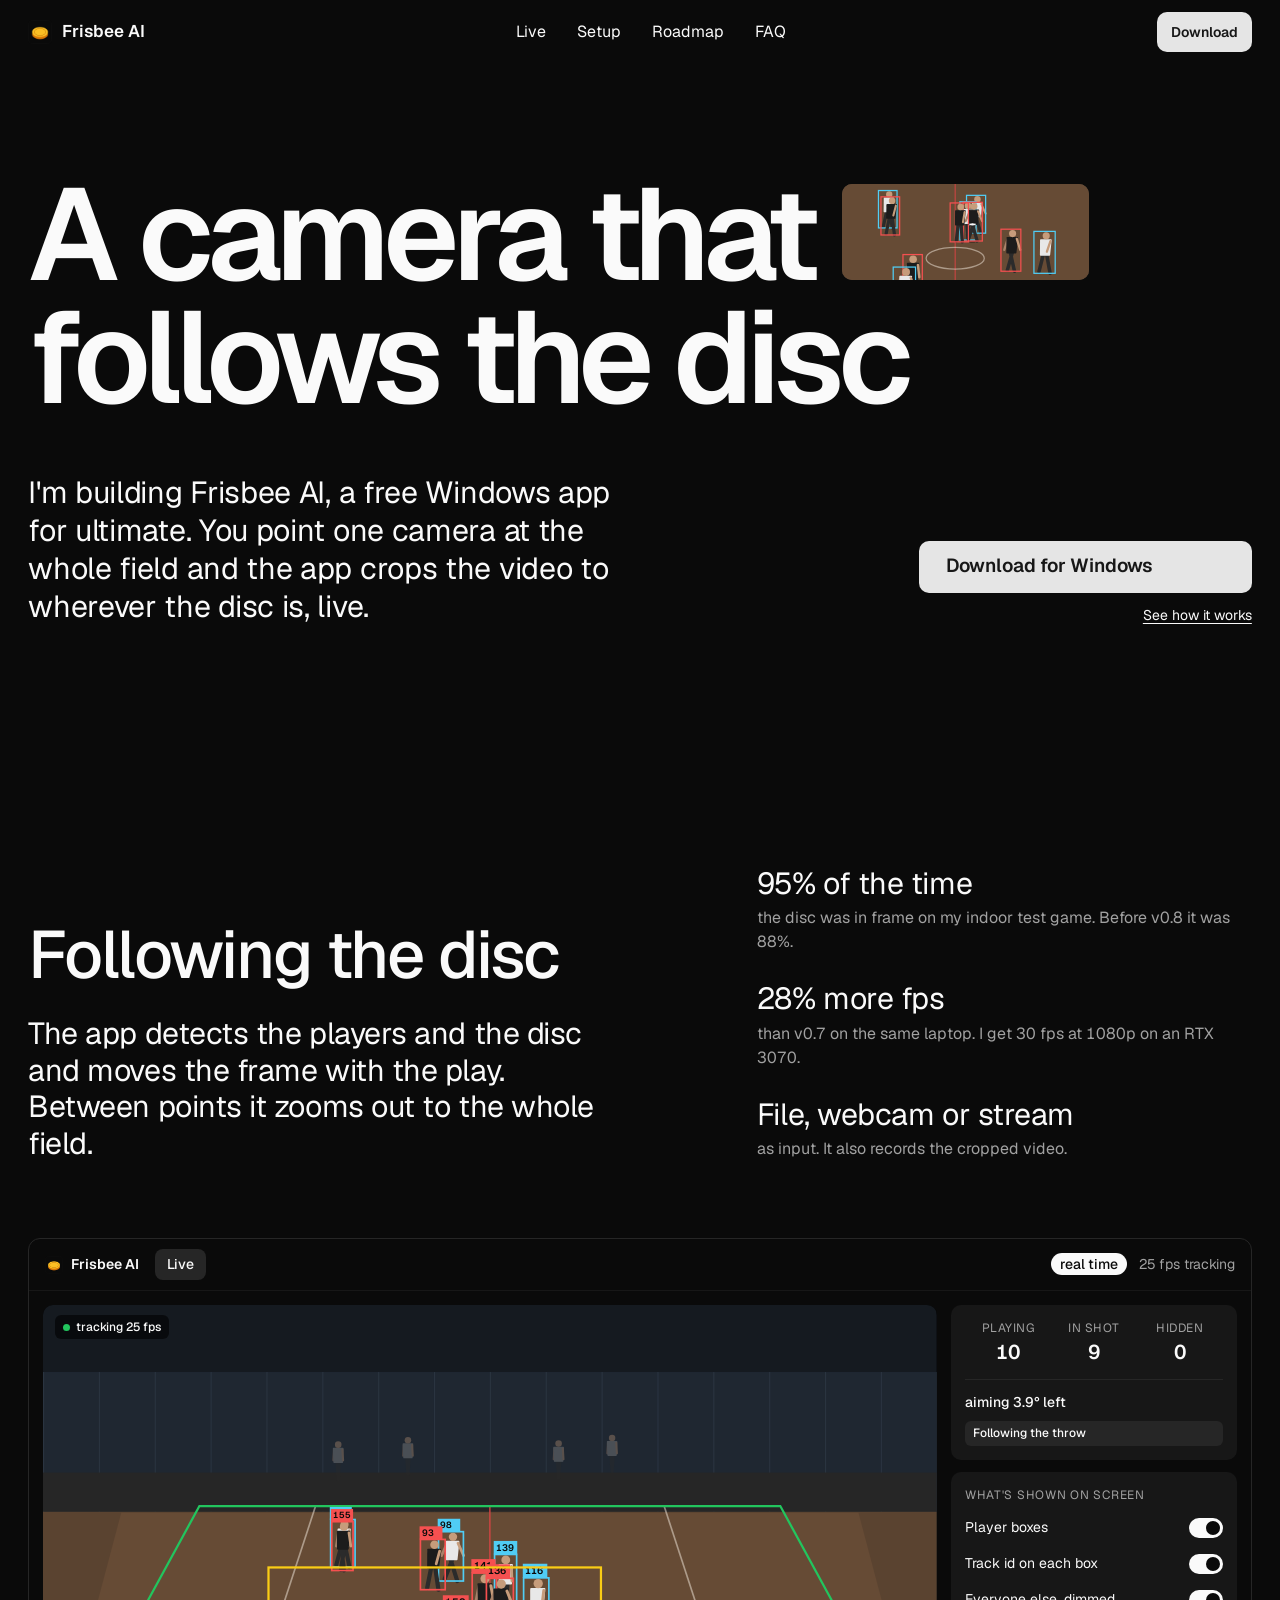
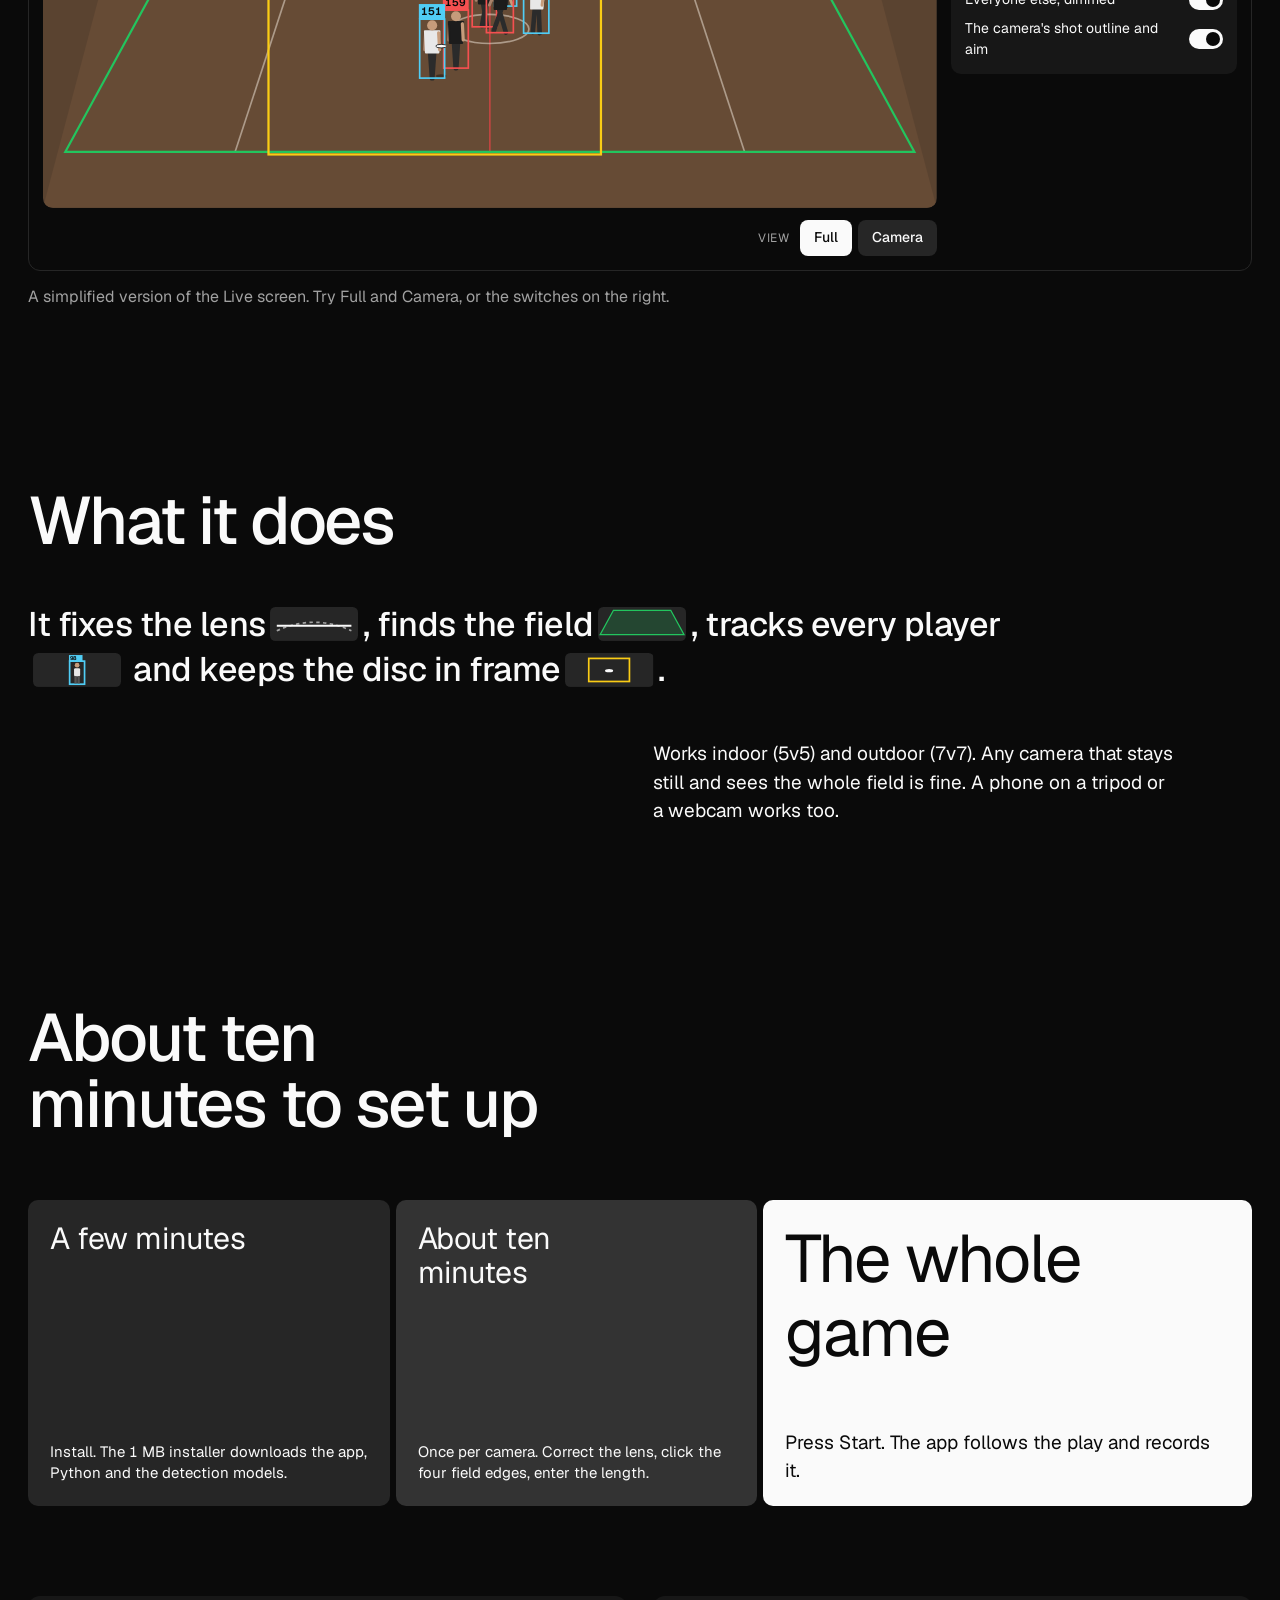
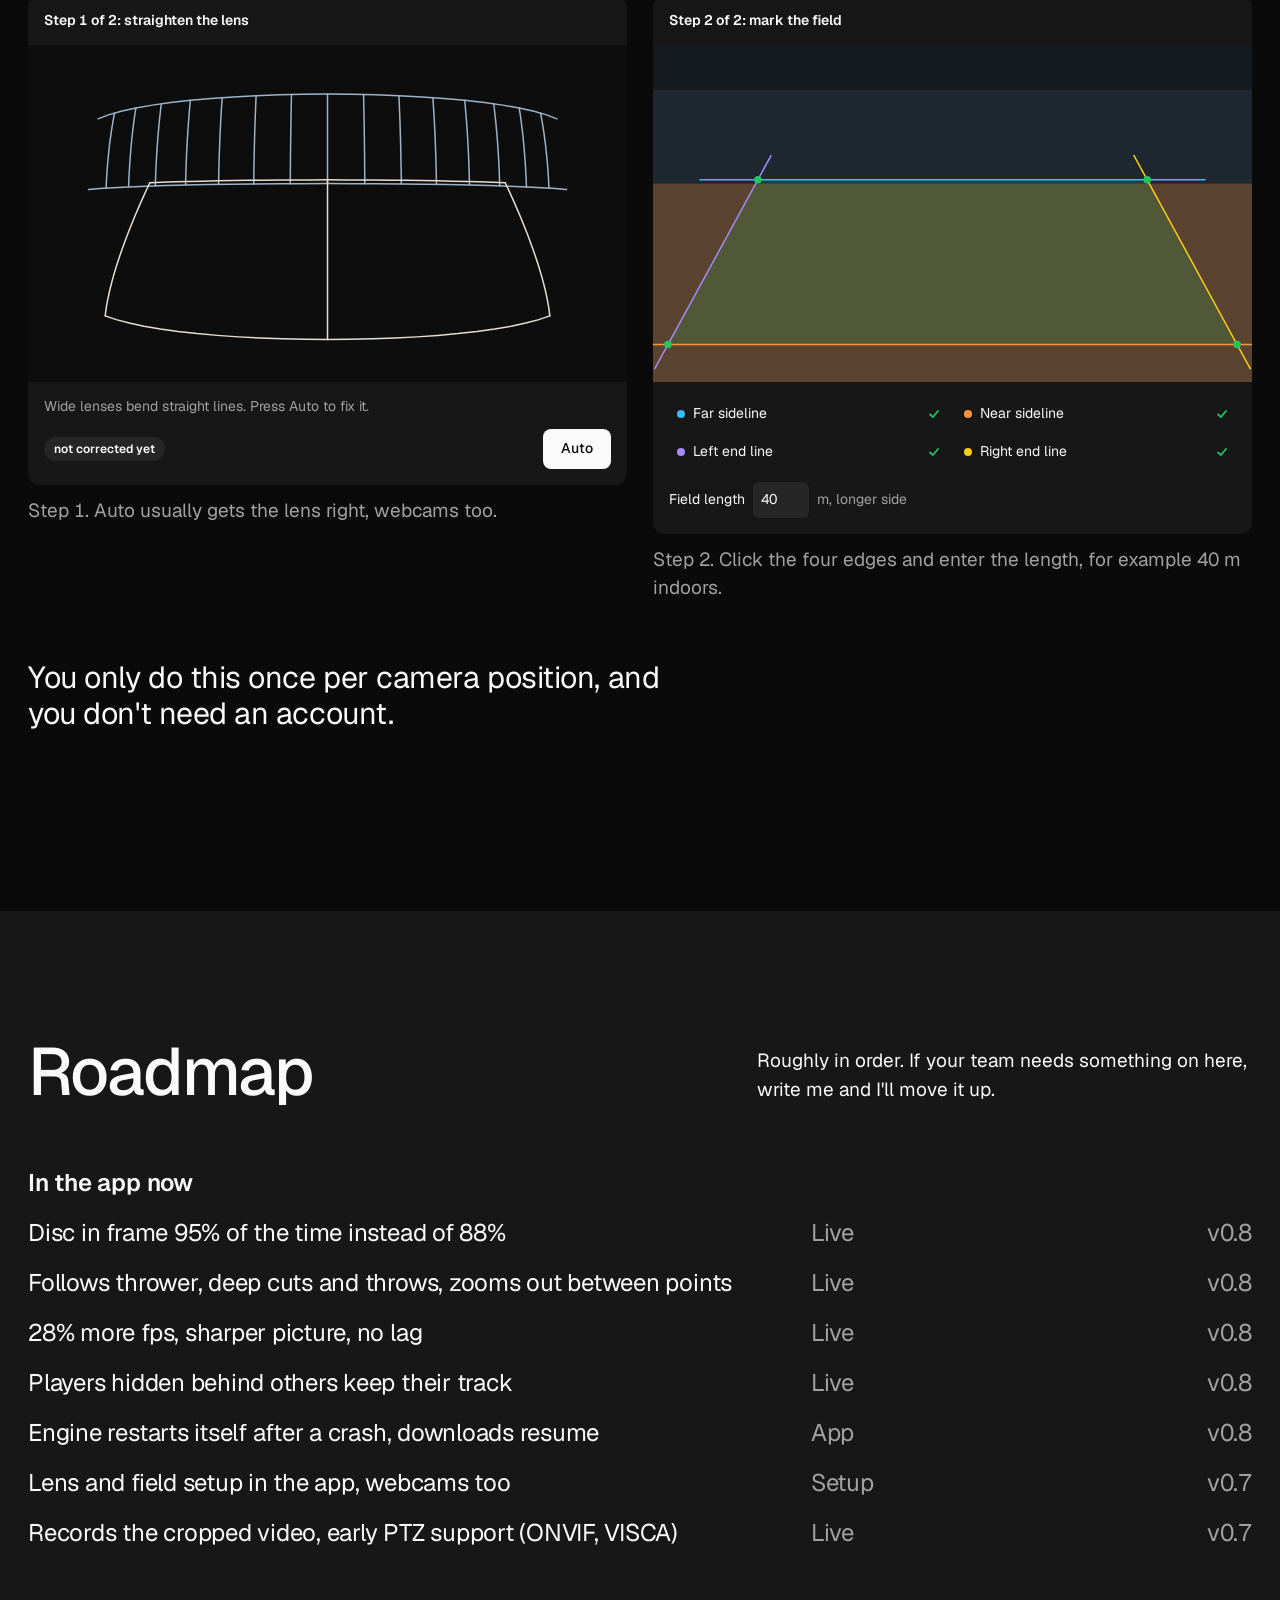
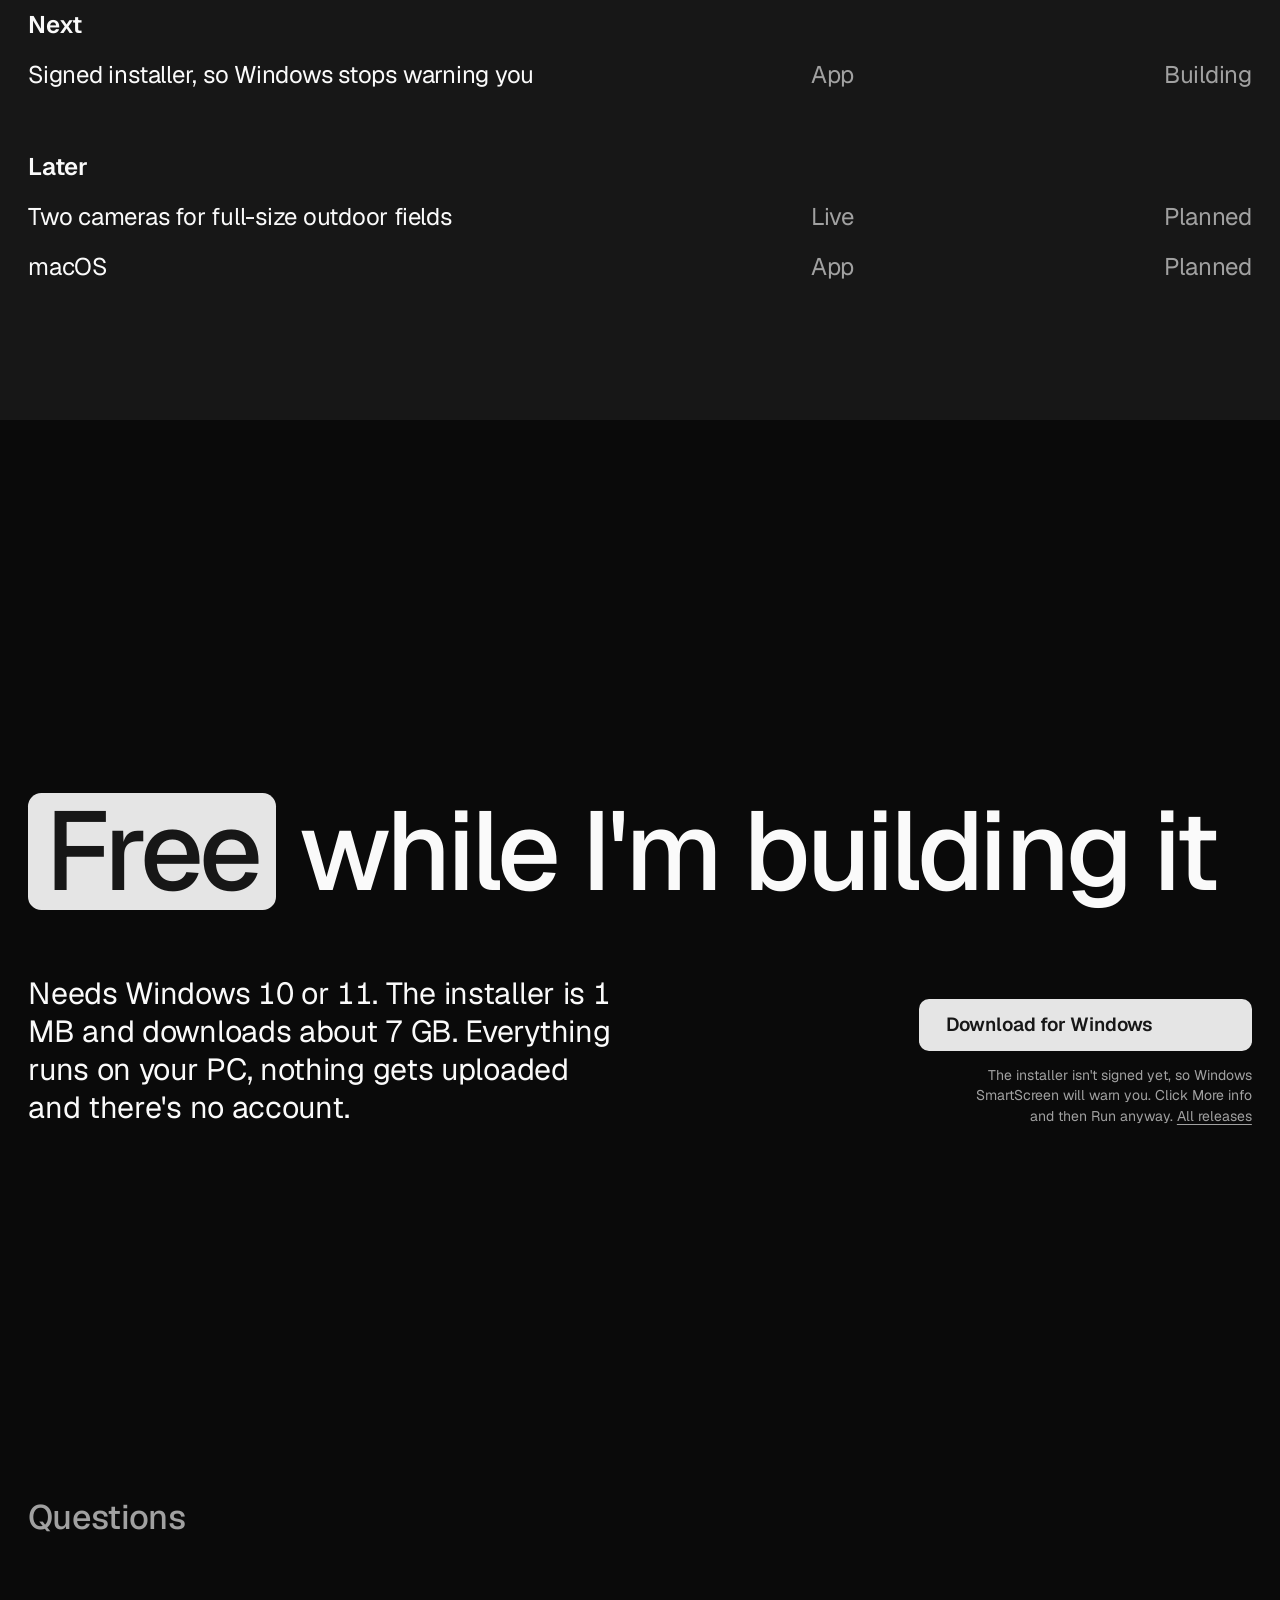
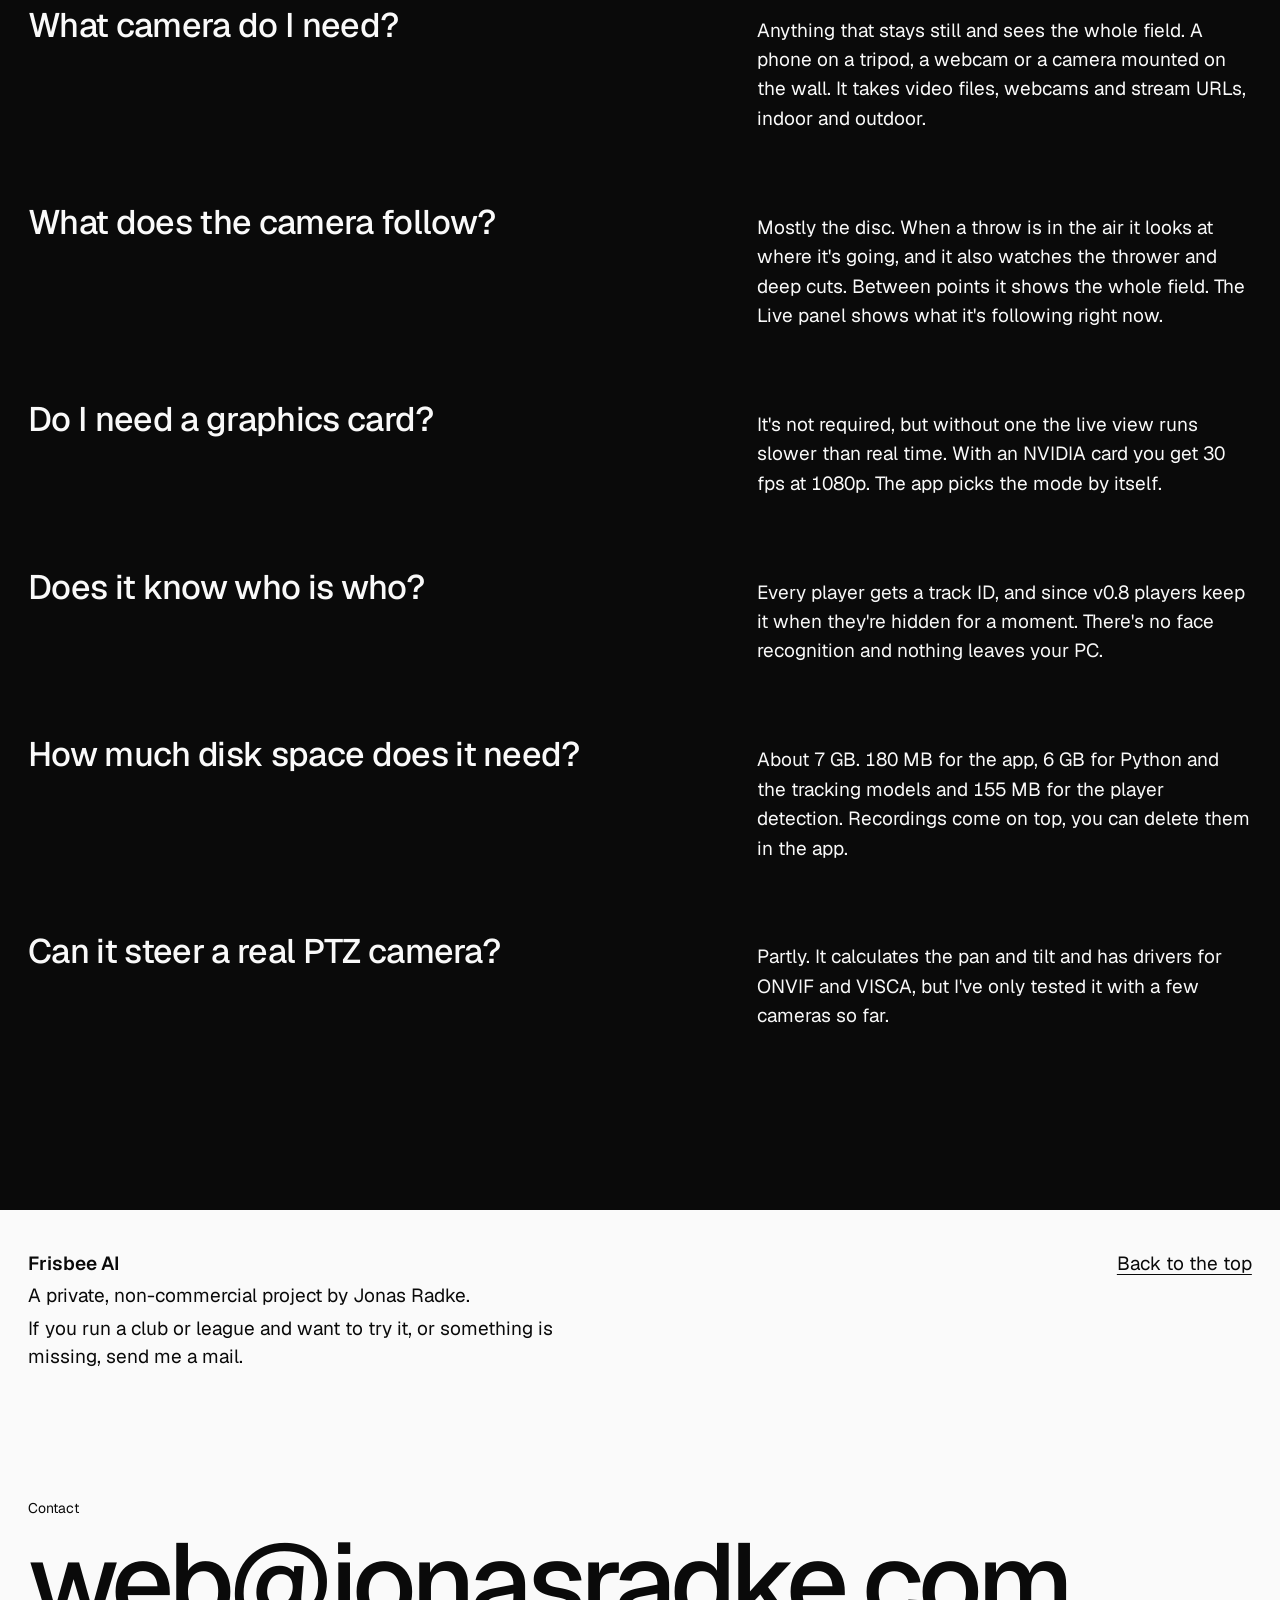
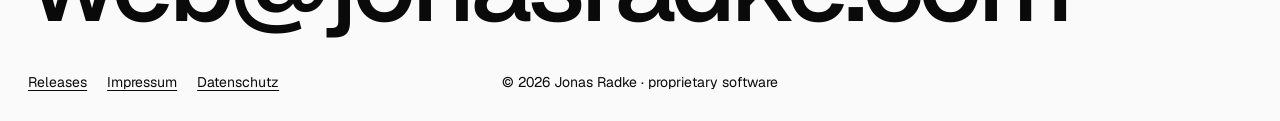
<file: index.html>
<!doctype html>
<html lang="en">
  <head>
    <meta charset="UTF-8" />
    <link rel="icon" type="image/png" href="./img/icon.png" />
    <meta name="viewport" content="width=device-width, initial-scale=1.0" />
    <meta name="theme-color" content="#0a0a0a" />

    <title>Frisbee AI · a camera that follows the disc</title>
    <meta name="description" content="A free Windows app for ultimate frisbee. Point one camera at the whole field and it crops the video to follow the disc, live." />

    <meta property="og:type" content="website" />
    <meta property="og:url" content="https://ai.jonasradke.com/" />
    <meta property="og:title" content="Frisbee AI · a camera that follows the disc" />
    <meta property="og:description" content="A free Windows app for ultimate. Point one camera at the field and it follows the disc, live." />
    <meta property="og:image" content="https://ai.jonasradke.com/img/og.jpg" />
    <meta property="og:image:width" content="1200" />
    <meta property="og:image:height" content="630" />
    <meta name="twitter:card" content="summary_large_image" />
    <meta name="twitter:title" content="Frisbee AI · a camera that follows the disc" />
    <meta name="twitter:description" content="A free Windows app for ultimate. Point one camera at the field and it follows the disc, live." />
    <meta name="twitter:image" content="https://ai.jonasradke.com/img/og.jpg" />

    <link rel="canonical" href="https://ai.jonasradke.com/" />
    <script type="application/ld+json">
    {
      "@context": "https://schema.org",
      "@type": "SoftwareApplication",
      "name": "Frisbee AI",
      "applicationCategory": "SportsApplication",
      "operatingSystem": "Windows 10, Windows 11",
      "description": "A free Windows app for ultimate frisbee. One fixed camera sees the whole field and the app crops the video to follow the disc, live, and records it.",
      "url": "https://ai.jonasradke.com/",
      "image": "https://ai.jonasradke.com/img/og.jpg",
      "offers": { "@type": "Offer", "price": "0", "priceCurrency": "EUR" },
      "author": { "@type": "Person", "name": "Jonas Radke" }
    }
    </script>
    <script type="module" crossorigin src="./assets/main-oSqy_6bV.js"></script>
    <link rel="modulepreload" crossorigin href="./assets/Nav-CpOoL3WA.js">
    <link rel="stylesheet" crossorigin href="./assets/Nav-ZUic1xP0.css">
  </head>
  <body>
    <div id="root"></div>
  </body>
</html>
</file>
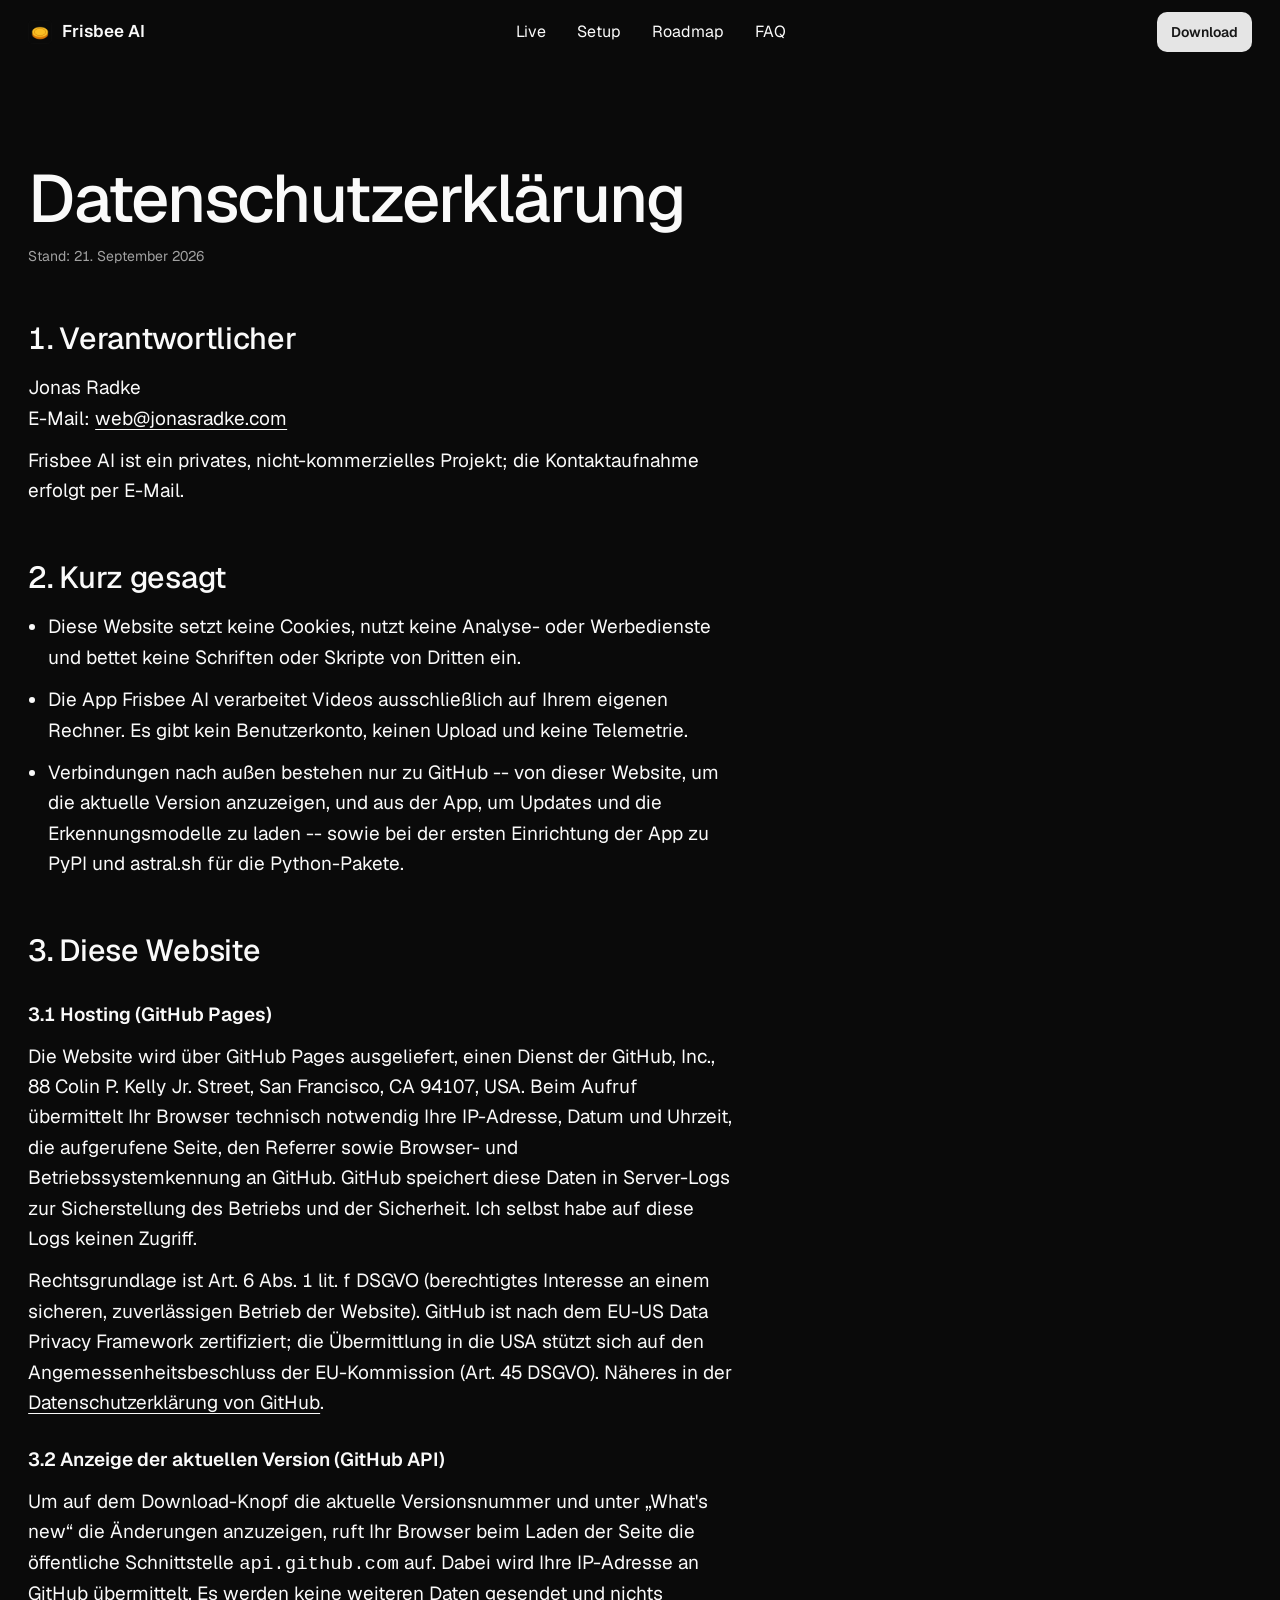
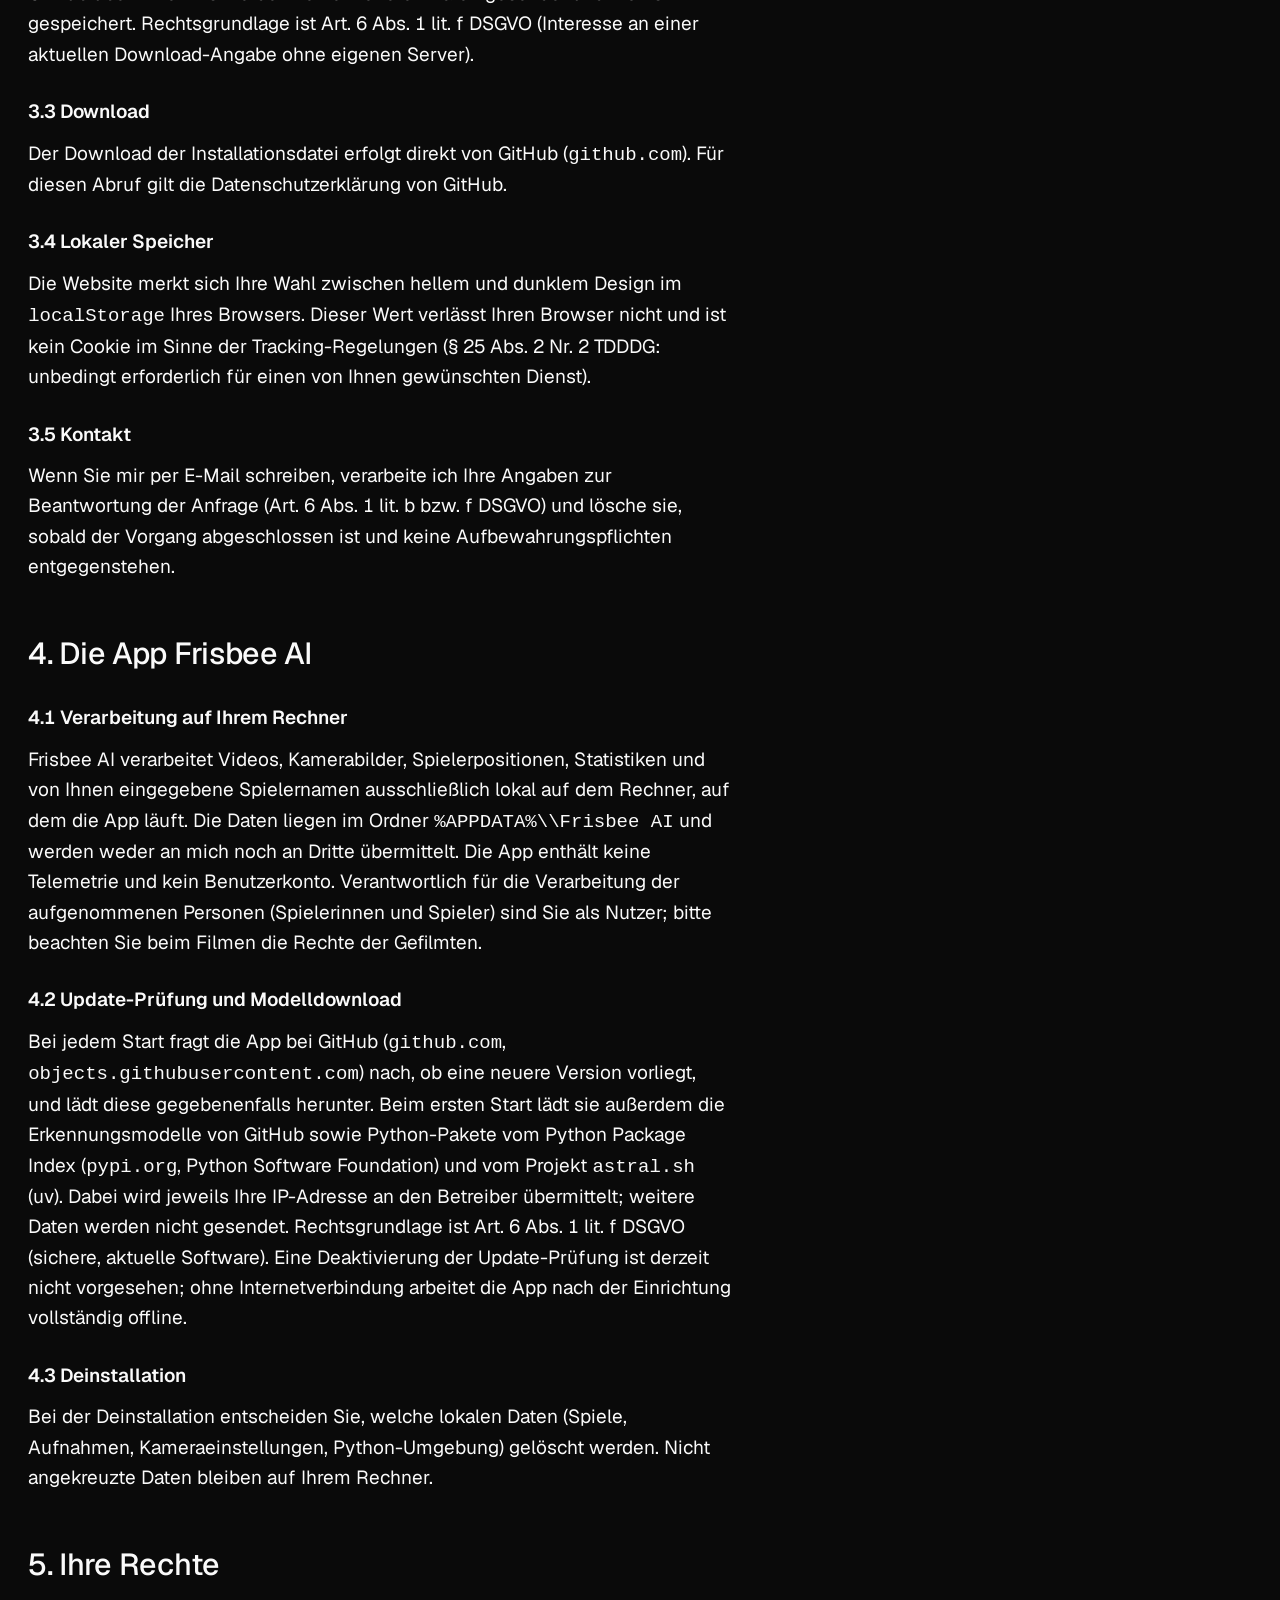
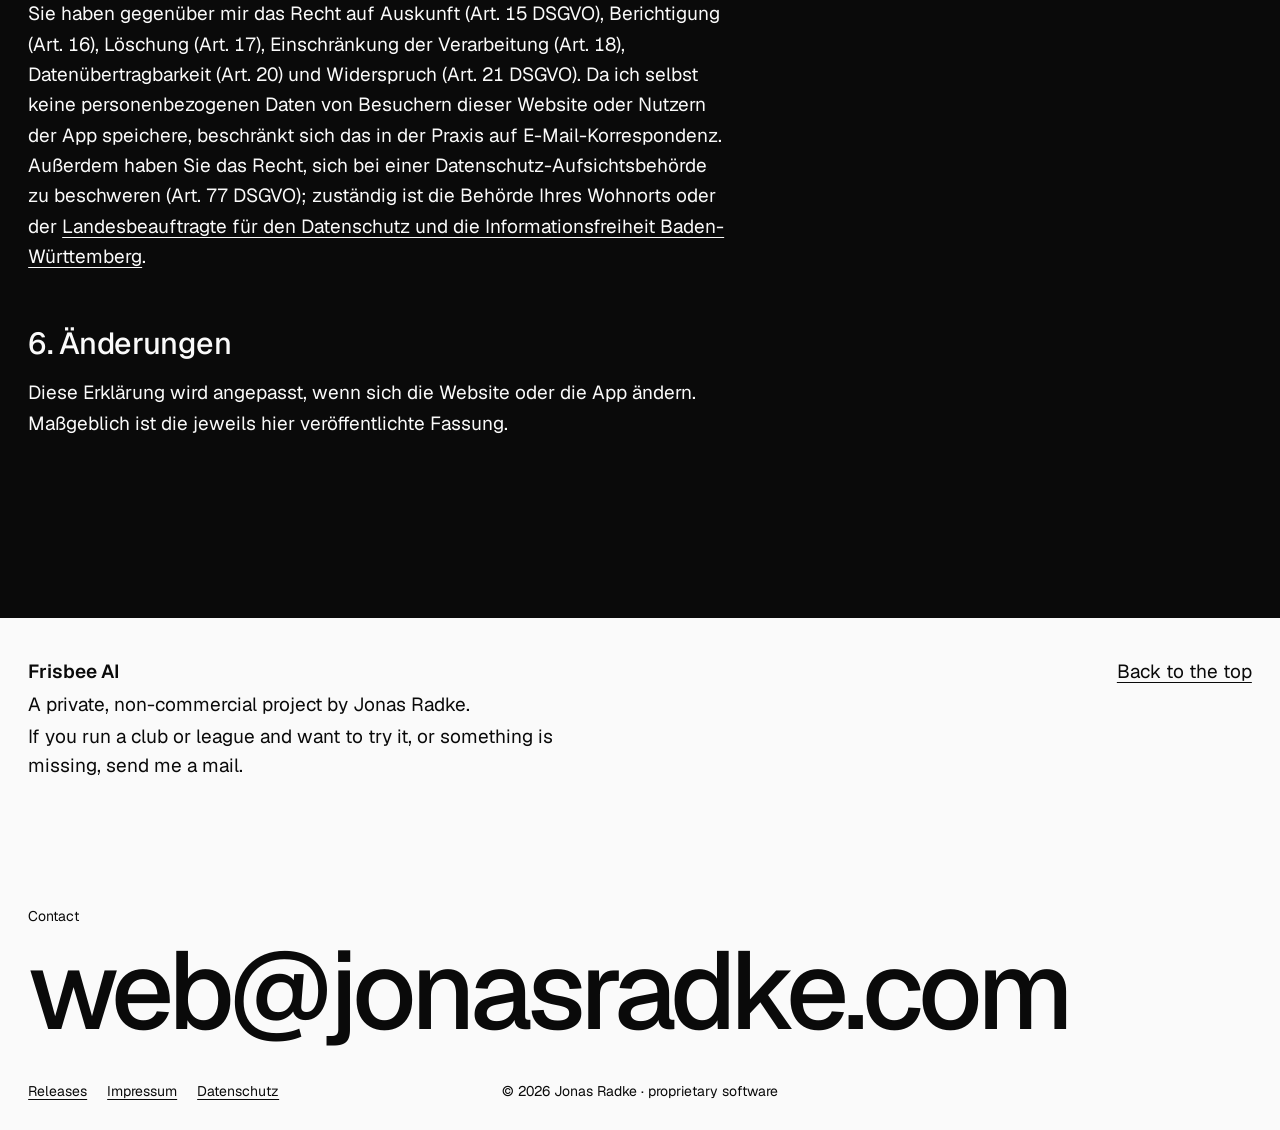
<file: datenschutz.html>
<!doctype html>
<html lang="de">
  <head>
    <meta charset="UTF-8" />
    <link rel="icon" type="image/png" href="./img/icon.png" />
    <meta name="viewport" content="width=device-width, initial-scale=1.0" />
    <meta name="theme-color" content="#0a0a0a" />
    <meta name="robots" content="noindex, follow" />
    <title>Datenschutzerklärung · Frisbee AI</title>
    <meta name="description" content="Welche Daten diese Website und die App Frisbee AI verarbeiten -- und welche nicht." />
    <link rel="canonical" href="https://ai.jonasradke.com/datenschutz.html" />
    <script type="module" crossorigin src="./assets/datenschutz-BbF89ftY.js"></script>
    <link rel="modulepreload" crossorigin href="./assets/Nav-CpOoL3WA.js">
    <link rel="modulepreload" crossorigin href="./assets/LegalPage-C_DMgLcT.js">
    <link rel="stylesheet" crossorigin href="./assets/Nav-ZUic1xP0.css">
  </head>
  <body>
    <div id="root"></div>
  </body>
</html>
</file>
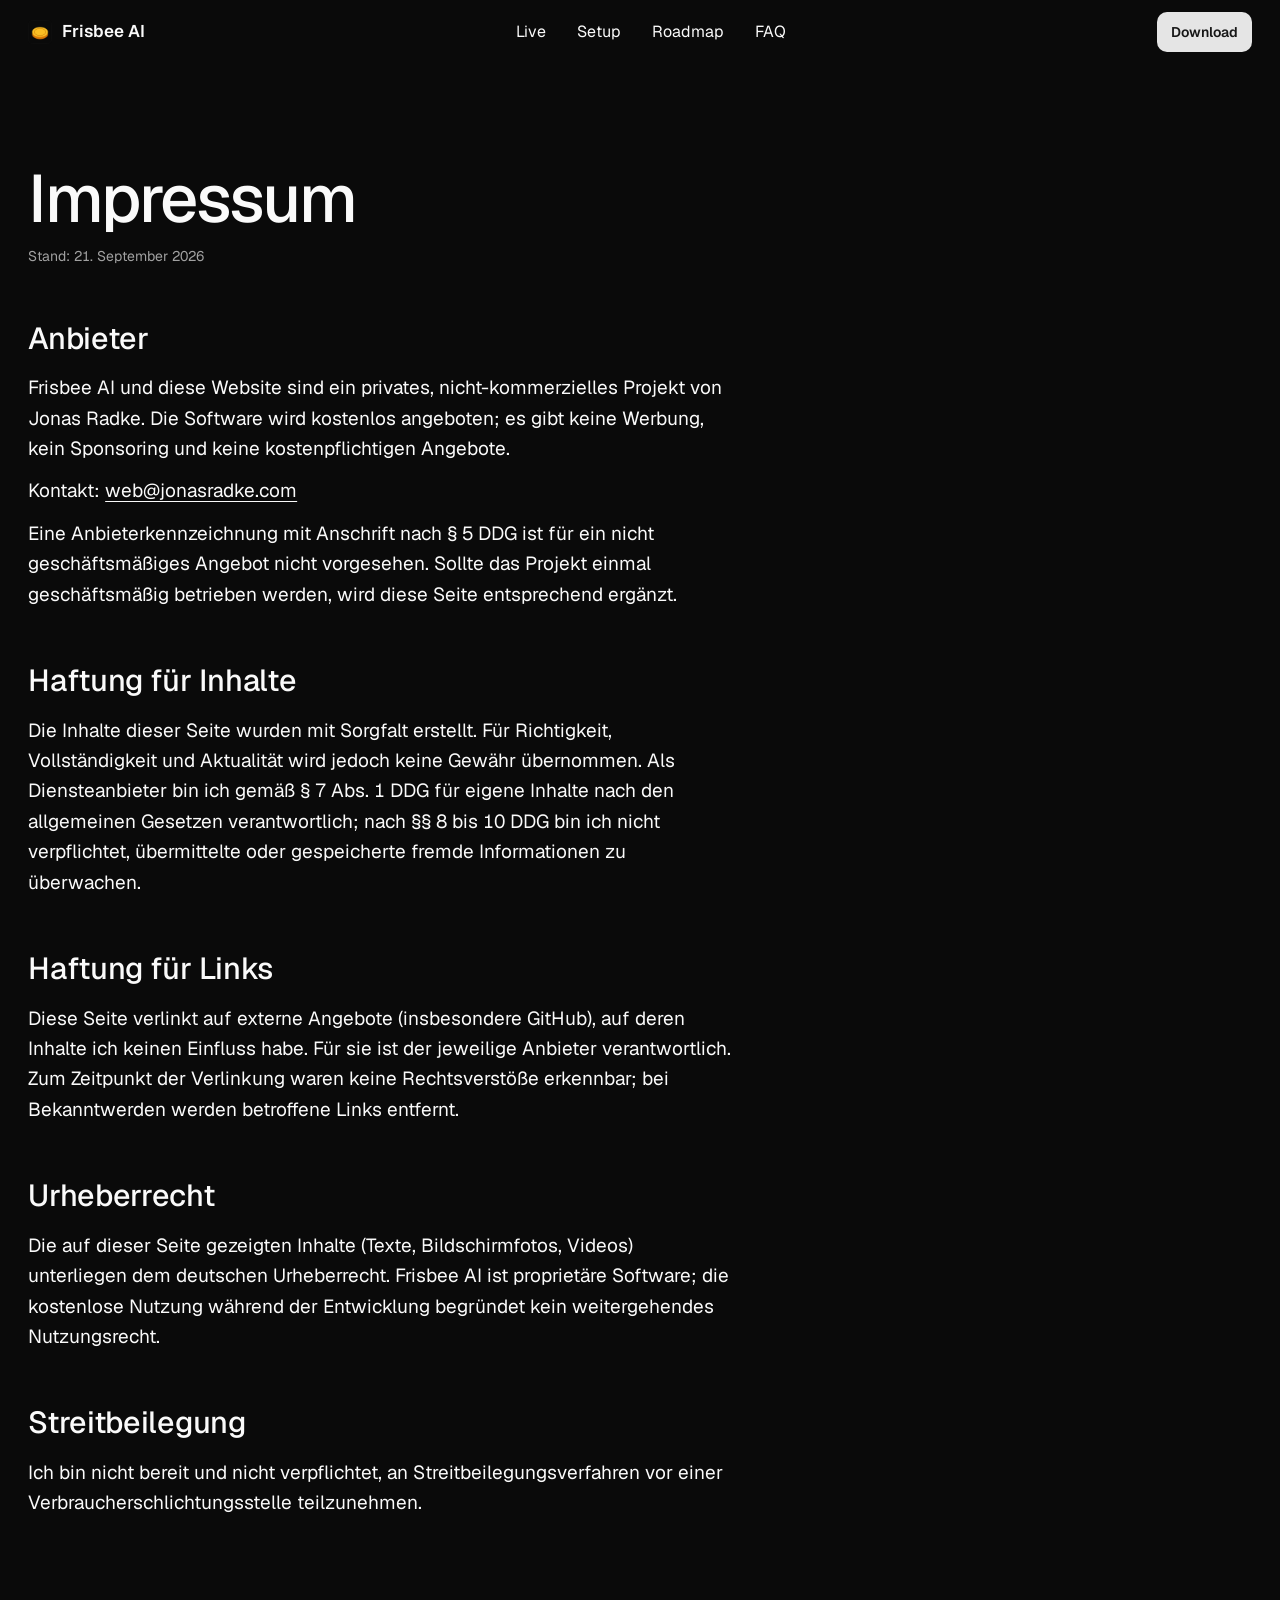
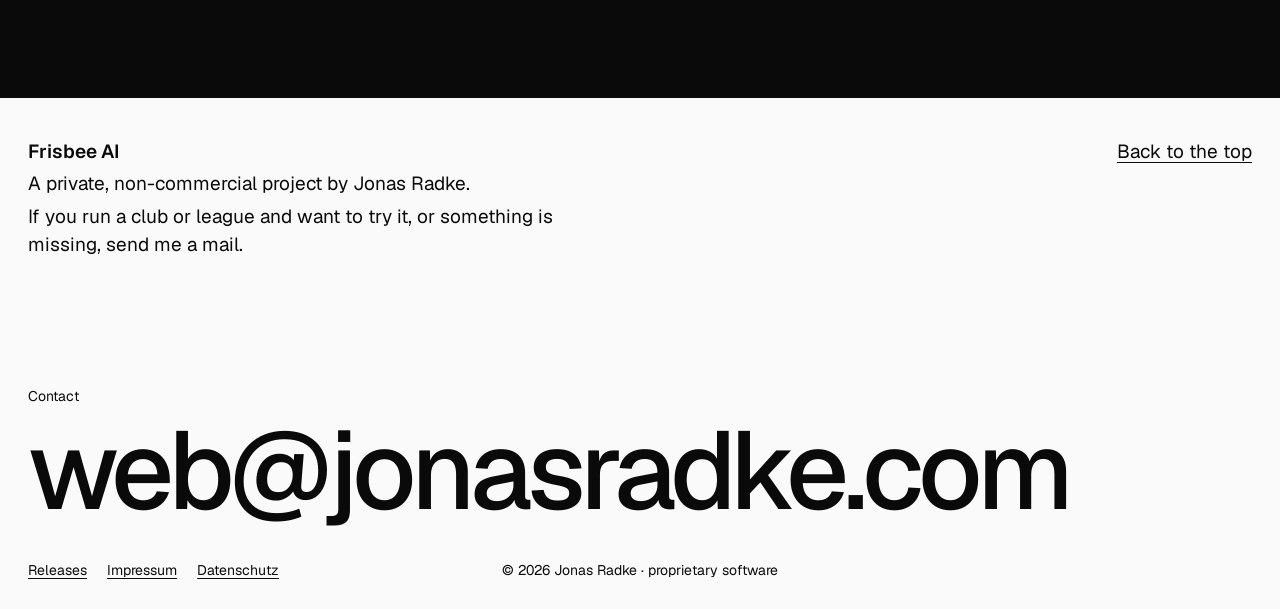
<file: impressum.html>
<!doctype html>
<html lang="de">
  <head>
    <meta charset="UTF-8" />
    <link rel="icon" type="image/png" href="./img/icon.png" />
    <meta name="viewport" content="width=device-width, initial-scale=1.0" />
    <meta name="theme-color" content="#0a0a0a" />
    <meta name="robots" content="noindex, follow" />
    <title>Impressum · Frisbee AI</title>
    <meta name="description" content="Wer hinter ai.jonasradke.com und der App Frisbee AI steht, und wie Sie Kontakt aufnehmen." />
    <link rel="canonical" href="https://ai.jonasradke.com/impressum.html" />
    <script type="module" crossorigin src="./assets/impressum-CXkpzUQe.js"></script>
    <link rel="modulepreload" crossorigin href="./assets/Nav-CpOoL3WA.js">
    <link rel="modulepreload" crossorigin href="./assets/LegalPage-C_DMgLcT.js">
    <link rel="stylesheet" crossorigin href="./assets/Nav-ZUic1xP0.css">
  </head>
  <body>
    <div id="root"></div>
  </body>
</html>
</file>
<file: assets/Nav-ZUic1xP0.css>
/*! tailwindcss v4.3.3 | MIT License | https://tailwindcss.com */
@layer properties{@supports (((-webkit-hyphens:none)) and (not (margin-trim:inline))) or ((-moz-orient:inline) and (not (color:rgb(from red r g b)))){*,:before,:after,::backdrop{--tw-rotate-x:initial;--tw-rotate-y:initial;--tw-rotate-z:initial;--tw-skew-x:initial;--tw-skew-y:initial;--tw-shadow:0 0 #0000;--tw-shadow-color:initial;--tw-shadow-alpha:100%;--tw-inset-shadow:0 0 #0000;--tw-inset-shadow-color:initial;--tw-inset-shadow-alpha:100%;--tw-ring-color:initial;--tw-ring-shadow:0 0 #0000;--tw-inset-ring-color:initial;--tw-inset-ring-shadow:0 0 #0000;--tw-ring-inset:initial;--tw-ring-offset-width:0px;--tw-ring-offset-color:#fff;--tw-ring-offset-shadow:0 0 #0000;--tw-outline-style:solid;--tw-ease:initial}}}@layer theme{:root,:host{--font-mono:ui-monospace, SFMono-Regular, Menlo, Monaco, Consolas, "Liberation Mono", "Courier New", monospace;--ease-out:cubic-bezier(0, 0, .2, 1);--default-font-family:var(--font);--default-mono-font-family:var(--font-mono)}}@layer base{*,:after,:before,::backdrop{box-sizing:border-box;border:0 solid;margin:0;padding:0}::file-selector-button{box-sizing:border-box;border:0 solid;margin:0;padding:0}html,:host{-webkit-text-size-adjust:100%;tab-size:4;line-height:1.5;font-family:var(--default-font-family,-apple-system, BlinkMacSystemFont, "Segoe UI", Roboto, "Helvetica Neue", "Noto Sans", Arial, sans-serif, "Apple Color Emoji", "Segoe UI Emoji", "Segoe UI Symbol", "Noto Color Emoji");font-feature-settings:var(--default-font-feature-settings,normal);font-variation-settings:var(--default-font-variation-settings,normal);-webkit-tap-highlight-color:transparent}hr{height:0;color:inherit;border-top-width:1px}abbr:where([title]){-webkit-text-decoration:underline dotted;text-decoration:underline dotted}h1,h2,h3,h4,h5,h6{font-size:inherit;font-weight:inherit}a{color:inherit;-webkit-text-decoration:inherit;-webkit-text-decoration:inherit;-webkit-text-decoration:inherit;-webkit-text-decoration:inherit;text-decoration:inherit}b,strong{font-weight:bolder}code,kbd,samp,pre{font-family:var(--default-mono-font-family,ui-monospace, SFMono-Regular, Menlo, Monaco, Consolas, "Liberation Mono", "Courier New", monospace);font-feature-settings:var(--default-mono-font-feature-settings,normal);font-variation-settings:var(--default-mono-font-variation-settings,normal);font-size:1em}small{font-size:80%}sub,sup{vertical-align:baseline;font-size:75%;line-height:0;position:relative}sub{bottom:-.25em}sup{top:-.5em}table{text-indent:0;border-color:inherit;border-collapse:collapse}:-moz-focusring:where(:not(iframe)){outline:auto}progress{vertical-align:baseline}summary{display:list-item}ol,ul,menu{list-style:none}img,svg,video,canvas,audio,iframe,embed,object{vertical-align:middle;display:block}img,video{max-width:100%;height:auto}button,input,select,optgroup,textarea{font:inherit;font-feature-settings:inherit;font-variation-settings:inherit;letter-spacing:inherit;color:inherit;opacity:1;background-color:#0000;border-radius:0}::file-selector-button{font:inherit;font-feature-settings:inherit;font-variation-settings:inherit;letter-spacing:inherit;color:inherit;opacity:1;background-color:#0000;border-radius:0}:where(select:is([multiple],[size])) optgroup{font-weight:bolder}:where(select:is([multiple],[size])) optgroup option{padding-inline-start:20px}::file-selector-button{margin-inline-end:4px}::placeholder{opacity:1}@supports (not ((-webkit-appearance:-apple-pay-button))) or (contain-intrinsic-size:1px){::placeholder{color:currentColor}@supports (color:color-mix(in lab, red, red)){::placeholder{color:color-mix(in oklab, currentcolor 50%, transparent)}}}textarea{resize:vertical}::-webkit-search-decoration{-webkit-appearance:none}::-webkit-date-and-time-value{min-height:1lh;text-align:inherit}::-webkit-datetime-edit{display:inline-flex}::-webkit-datetime-edit-fields-wrapper{padding:0}::-webkit-datetime-edit{padding-block:0}::-webkit-datetime-edit-year-field{padding-block:0}::-webkit-datetime-edit-month-field{padding-block:0}::-webkit-datetime-edit-day-field{padding-block:0}::-webkit-datetime-edit-hour-field{padding-block:0}::-webkit-datetime-edit-minute-field{padding-block:0}::-webkit-datetime-edit-second-field{padding-block:0}::-webkit-datetime-edit-millisecond-field{padding-block:0}::-webkit-datetime-edit-meridiem-field{padding-block:0}::-webkit-calendar-picker-indicator{line-height:1}:-moz-ui-invalid{box-shadow:none}button,input:where([type=button],[type=reset],[type=submit]){appearance:button}::file-selector-button{appearance:button}::-webkit-inner-spin-button{height:auto}::-webkit-outer-spin-button{height:auto}[hidden]:where(:not([hidden=until-found])){display:none!important}html{background:var(--bg);color:var(--ink);font-family:var(--font);-webkit-text-size-adjust:100%;scroll-padding-top:4.5rem;font-size:100%}body{background:var(--bg);color:var(--ink);font-size:var(--step-body);font-feature-settings:"kern", "tnum";line-height:1.5}::selection{background:var(--ink);color:var(--bg)}:focus-visible{outline:3px solid var(--ink);outline-offset:3px}a{color:inherit}}@layer components;@layer utilities{.visible{visibility:visible}.sr-only{clip-path:inset(50%);white-space:nowrap;border-width:0;width:1px;height:1px;margin:-1px;padding:0;position:absolute;overflow:hidden}.fixed{position:fixed}.sticky{position:sticky}.grid{display:grid}.hidden{display:none}.transform{transform:var(--tw-rotate-x,) var(--tw-rotate-y,) var(--tw-rotate-z,) var(--tw-skew-x,) var(--tw-skew-y,)}.resize{resize:both}.shadow{--tw-shadow:0 1px 3px 0 var(--tw-shadow-color,#0000001a), 0 1px 2px -1px var(--tw-shadow-color,#0000001a);box-shadow:var(--tw-inset-shadow), var(--tw-inset-ring-shadow), var(--tw-ring-offset-shadow), var(--tw-ring-shadow), var(--tw-shadow)}.ring{--tw-ring-shadow:var(--tw-ring-inset,) 0 0 0 calc(1px + var(--tw-ring-offset-width)) var(--tw-ring-color,currentcolor);box-shadow:var(--tw-inset-shadow), var(--tw-inset-ring-shadow), var(--tw-ring-offset-shadow), var(--tw-ring-shadow), var(--tw-shadow)}.outline{outline-style:var(--tw-outline-style);outline-width:1px}.ease-out{--tw-ease:var(--ease-out);transition-timing-function:var(--ease-out)}}@font-face{font-family:Geist Variable;font-style:normal;font-display:swap;font-weight:100 900;src:url(./geist-cyrillic-ext-wght-normal-DjL33-gN.woff2)format("woff2-variations");unicode-range:U+460-52F,U+1C80-1C8A,U+20B4,U+2DE0-2DFF,U+A640-A69F,U+FE2E-FE2F}@font-face{font-family:Geist Variable;font-style:normal;font-display:swap;font-weight:100 900;src:url(./geist-cyrillic-wght-normal-BEAKL7Jp.woff2)format("woff2-variations");unicode-range:U+301,U+400-45F,U+490-491,U+4B0-4B1,U+2116}@font-face{font-family:Geist Variable;font-style:normal;font-display:swap;font-weight:100 900;src:url(./geist-vietnamese-wght-normal-6IgcOCM7.woff2)format("woff2-variations");unicode-range:U+102-103,U+110-111,U+128-129,U+168-169,U+1A0-1A1,U+1AF-1B0,U+300-301,U+303-304,U+308-309,U+323,U+329,U+1EA0-1EF9,U+20AB}@font-face{font-family:Geist Variable;font-style:normal;font-display:swap;font-weight:100 900;src:url(./geist-latin-ext-wght-normal-DC-KSUi6.woff2)format("woff2-variations");unicode-range:U+100-2BA,U+2BD-2C5,U+2C7-2CC,U+2CE-2D7,U+2DD-2FF,U+304,U+308,U+329,U+1D00-1DBF,U+1E00-1E9F,U+1EF2-1EFF,U+2020,U+20A0-20AB,U+20AD-20C0,U+2113,U+2C60-2C7F,U+A720-A7FF}@font-face{font-family:Geist Variable;font-style:normal;font-display:swap;font-weight:100 900;src:url(./geist-latin-wght-normal-BgDaEnEv.woff2)format("woff2-variations");unicode-range:U+??,U+131,U+152-153,U+2BB-2BC,U+2C6,U+2DA,U+2DC,U+304,U+308,U+329,U+2000-206F,U+20AC,U+2122,U+2191,U+2193,U+2212,U+2215,U+FEFF,U+FFFD}:root{--bg:#0a0a0a;--surface:#171717;--surface-2:#262626;--surface-3:#333;--ink:#fafafa;--muted:#a1a1a1;--accent:#e5e5e5;--accent-ink:#171717;--font:"Geist Variable", -apple-system, BlinkMacSystemFont, "Segoe UI", system-ui, sans-serif;--step-small:.875rem;--step-body:clamp(1.0625rem, 1rem + .25vw, 1.1875rem);--step-lead:clamp(1.375rem, 1.1rem + 1vw, 2.125rem);--step-head:clamp(2.25rem, 1.3rem + 3.6vw, 4.5rem);--step-display:clamp(3.5rem, .6rem + 9.4vw, 9.5rem);--margin:clamp(16px, 2.2vw, 32px);--gap-section:clamp(120px, 14vw, 200px);--radius:10px;--lightningcss-light: ;--lightningcss-dark:initial;color-scheme:dark}@media (prefers-reduced-motion:reduce){html{scroll-behavior:auto}}.wrap{padding-inline:var(--margin);max-width:1600px;margin-inline:auto}.grid12{grid-template-columns:repeat(12,minmax(0,1fr));column-gap:clamp(16px,2vw,32px);display:grid}.section{margin-top:var(--gap-section)}.h-head{font-size:var(--step-head);letter-spacing:-.03em;text-wrap:balance;font-weight:500;line-height:.98}.lead{font-size:var(--step-lead);letter-spacing:-.015em;line-height:1.2}.small{font-size:var(--step-small);line-height:1.45}.soft{color:var(--muted)}.link{text-underline-offset:.22em;text-decoration:underline;text-decoration-thickness:1px;transition:text-decoration-thickness .15s,color .15s}.link:hover{text-decoration-thickness:2px}.sr-only{clip:rect(0 0 0 0);white-space:nowrap;width:1px;height:1px;position:absolute;overflow:hidden}.btn{background:var(--accent);min-height:52px;color:var(--accent-ink);font-size:var(--step-body);white-space:nowrap;border-radius:var(--radius);justify-content:center;align-items:center;gap:.6em;padding:0 1.4em;font-weight:600;text-decoration:none;transition:transform .18s cubic-bezier(.22,1,.36,1),background-color .18s;display:inline-flex}.btn:hover{background:#fff;transform:translateY(-2px)}.btn:active{transform:translateY(1px)}.btn .ver{opacity:.75;text-align:left;min-width:3.2em;font-weight:400}.btn-sm{min-height:40px;font-size:var(--step-small);padding:0 1em}.nav{z-index:40;background:var(--bg);transition:background-color .2s;position:sticky;top:0}.nav-row{justify-content:space-between;align-items:center;gap:24px;min-height:64px;display:flex}.wordmark{align-items:center;gap:10px;font-size:1.0625rem;font-weight:600;text-decoration:none;display:inline-flex}.wordmark img{width:24px;height:24px}.nav-links{align-items:center;gap:clamp(16px,2.4vw,40px);display:flex}.nav-links a{padding-block:8px;font-size:1rem;text-decoration:none;position:relative}.nav-links a:after{content:"";transform-origin:0;background:currentColor;height:2px;transition:transform .25s cubic-bezier(.22,1,.36,1);position:absolute;bottom:2px;left:0;right:0;transform:scaleX(0)}.nav-links a:hover:after,.nav-links a[aria-current=true]:after{transform:scaleX(1)}.nav-menu-btn{min-height:44px;color:var(--ink);font:inherit;text-underline-offset:.22em;cursor:pointer;background:0 0;border:0;padding:0 4px;font-size:1rem;text-decoration:underline;display:none}.nav-panel{display:none}@media (width<=860px){.nav-links,.nav-cta{display:none}.nav-menu-btn{align-items:center;display:inline-flex}.nav-panel[data-open]{padding:8px var(--margin) 24px;background:var(--bg);flex-direction:column;gap:4px;display:flex}.nav-panel a:not(.btn){font-size:var(--step-lead);padding-block:6px;text-decoration:none}.nav-panel .btn{margin-top:16px}}.hero{padding-block:clamp(56px,12vh,152px) clamp(48px,7vh,88px)}.hero h1{font-size:var(--step-display);letter-spacing:-.05em;margin:0;font-weight:600;line-height:.95}.hero-line{white-space:nowrap;flex-wrap:nowrap;align-items:baseline;gap:.22em;display:flex}.hero-slot{border-radius:var(--radius);background:var(--surface);flex:none;align-self:baseline;width:1.9em;height:.74em;display:inline-block;position:relative;overflow:hidden}.mini-cam{position:absolute;inset:0}.hero-foot{grid-template-columns:repeat(12,minmax(0,1fr));align-items:end;gap:24px clamp(16px,2vw,32px);margin-top:clamp(40px,6vh,72px);display:grid}.hero-foot p{font-size:var(--step-lead);letter-spacing:-.01em;grid-column:1/span 6;max-width:34ch;line-height:1.25}.hero-foot .hero-act{text-align:right;flex-direction:column;grid-column:8/span 5;justify-self:end;align-items:flex-end;gap:12px;display:flex}@media (width<=760px){.hero{min-height:auto;padding-top:24px}.hero h1{font-size:10.8vw;line-height:.92}.hero-line{display:block}.hero-line .hero-slot{display:none}.hero-foot{flex-direction:column;align-items:stretch;margin-top:28px;display:flex}.hero-foot .hero-act{text-align:left;align-items:stretch}}.live-top{align-items:end;row-gap:40px}.live-top>div:first-child{grid-column:1/span 6}.live-figs{grid-column:8/span 5;gap:28px;display:grid}.live-figs>div{flex-direction:column-reverse;display:flex}.live-figs dt{color:var(--muted);margin-top:6px;font-size:1rem}.live-figs dd{font-size:var(--step-lead);letter-spacing:-.015em;margin:0;line-height:1.1}.caption{color:var(--muted);max-width:70ch;margin-top:14px;font-size:1rem}@media (width<=860px){.live-top>div:first-child,.live-figs{grid-column:1/-1}.live-figs{gap:22px}}.live-fig{margin:clamp(48px,6vw,88px) 0 0}.scene{width:100%;height:100%;display:block}.app{background:var(--bg);border:1px solid var(--surface-2);border-radius:12px;font-size:.875rem;overflow:hidden}.app-bar{border-bottom:1px solid var(--surface);align-items:center;gap:16px;height:52px;padding:0 16px;display:flex}.app-name{align-items:center;gap:8px;font-weight:600;display:inline-flex}.app-tab{background:var(--surface-2);border-radius:8px;padding:5px 12px;font-weight:500}.app-status{color:var(--muted);margin-left:auto}.app-status b{color:var(--bg);background:var(--ink);border-radius:999px;margin-right:8px;padding:2px 9px;font-weight:500}.app-body{grid-template-columns:minmax(0,1fr) 300px;display:grid}.app-video{padding:14px}.app-pic{aspect-ratio:16/9;border-radius:var(--radius);background:#000;position:relative;overflow:hidden}.app-badge{background:#0009;border-radius:6px;align-items:center;gap:6px;padding:3px 8px;font-size:.75rem;font-weight:500;display:inline-flex;position:absolute;top:10px;left:12px}.app-badge i{background:#22c55e;border-radius:50%;width:7px;height:7px}.app-controls{justify-content:flex-end;align-items:center;gap:6px;margin-top:12px;display:flex}.app-controls span{letter-spacing:.06em;text-transform:uppercase;color:var(--muted);margin-right:4px;font-size:.75rem}.app-controls button{background:var(--surface-2);min-height:36px;color:var(--ink);font:inherit;cursor:pointer;border:0;border-radius:8px;padding:0 14px;font-weight:500;transition:background-color .2s,color .2s}.app-controls button:hover{background:var(--surface-3)}.app-controls button[aria-pressed=true]{background:var(--ink);color:var(--bg)}.app-panel{align-content:start;gap:12px;padding:14px 14px 14px 0;display:grid}.app-card{border-radius:var(--radius);background:var(--surface);padding:14px}.app-counts{text-align:center;border-bottom:1px solid var(--surface-2);grid-template-columns:repeat(3,1fr);padding-bottom:12px;display:grid}.app-counts>div{flex-direction:column-reverse;display:flex}.app-counts dd{font-variant-numeric:tabular-nums;margin:0;font-size:1.25rem;font-weight:600}.app-counts dt{letter-spacing:.04em;text-transform:uppercase;color:var(--muted);font-size:.75rem}.app-aim{font-variant-numeric:tabular-nums;white-space:nowrap;gap:8px;margin-top:12px;font-weight:500;display:grid}.app-follow{background:var(--surface-2);text-overflow:ellipsis;border-radius:6px;padding:4px 8px;font-size:.75rem;line-height:1.4;overflow:hidden}.app-show>p{letter-spacing:.06em;text-transform:uppercase;color:var(--muted);margin-bottom:6px;font-size:.75rem}.app-show label{cursor:pointer;justify-content:space-between;align-items:center;gap:12px;min-height:36px;display:flex}.app-show input{appearance:none;background:var(--surface-3);cursor:pointer;border-radius:999px;flex:none;width:34px;height:20px;margin:0;transition:background-color .15s;position:relative}.app-show input:after{content:"";background:var(--ink);border-radius:50%;width:14px;height:14px;transition:transform .15s;position:absolute;top:3px;left:3px}.app-show input:checked{background:var(--ink)}.app-show input:checked:after{background:var(--bg);transform:translate(14px)}@media (width<=860px){.app-body{grid-template-columns:1fr}.app-video{padding:10px}.app-panel{padding:0 10px 10px}.app-show,.app-status{display:none}}.steps{grid-template-columns:1fr 1fr;gap:clamp(16px,2vw,32px);margin-top:clamp(56px,7vw,96px);display:grid}.steps figure{margin:0}.steps figcaption{color:var(--muted);margin-top:12px}.step{background:var(--surface);border-radius:12px;font-size:.875rem;overflow:hidden}.step-h{padding:14px 16px;font-weight:600}.step-pic{width:100%;height:auto;display:block}.step-side{color:var(--muted);flex-wrap:wrap;align-items:center;gap:12px;padding:14px 16px 16px;display:flex}.step-side>p{flex:100%}.step-chip{background:var(--surface-2);color:var(--ink);border-radius:999px;padding:3px 10px;font-size:.75rem;font-weight:600}.step-btn{background:var(--ink);min-height:40px;color:var(--bg);font:inherit;cursor:pointer;border:0;border-radius:8px;margin-left:auto;padding:0 18px;font-weight:500;transition:background-color .2s,color .2s}.step-btn[aria-pressed=true]{background:var(--surface-2);color:var(--ink)}.step-lines{flex:100%;grid-template-columns:1fr 1fr;gap:2px 8px;margin:0;padding:0;list-style:none;display:grid}.step-lines button{width:100%;min-height:36px;color:var(--ink);font:inherit;text-align:left;cursor:pointer;background:0 0;border:0;border-radius:6px;align-items:center;gap:8px;padding:0 8px;transition:background-color .2s,color .2s;display:flex}.step-lines button:hover,.step-lines button[aria-pressed=true]{background:var(--surface-2)}.step-lines button:hover svg{transform:scale(1.2)}.step-lines i{border-radius:50%;flex:none;width:8px;height:8px}.step-lines svg{color:#22c55e;margin-left:auto;transition:transform .2s cubic-bezier(.22,1,.36,1)}.step-len{color:var(--ink);flex-wrap:wrap;align-items:center;gap:8px;display:flex}.step-len input{background:var(--surface-2);width:56px;min-height:36px;color:var(--ink);font:inherit;border:0;border-radius:6px;padding:0 8px}.step-len span:last-child{color:var(--muted)}@media (width<=860px){.steps{grid-template-columns:1fr}}@media (width<=420px){.step-lines{grid-template-columns:1fr}}.pw-h{grid-column:1/span 7}.pw-text{letter-spacing:-.015em;grid-column:1/span 11;max-width:30em;margin-top:48px;font-size:clamp(1.5rem,1rem + 1.4vw,2.25rem);font-weight:500;line-height:1.34}.pw-slot{vertical-align:-.17em;border-radius:.16em;width:2.6em;height:1em;margin-inline:.14em;display:inline-block}@media (width<=760px){.pw-h,.pw-text{grid-column:1/-1}.pw-slot{width:2.2em}}.bar{gap:6px;height:max(34vh,280px);margin-top:64px;display:flex}.bar>div{border-radius:var(--radius);flex-direction:column;justify-content:space-between;min-width:17%;padding:22px;display:flex;position:relative;overflow:hidden}.bar>div h3{font-weight:400;font-size:var(--step-lead);letter-spacing:-.015em;max-width:12ch;line-height:1.1;display:block}.bar>div p{max-width:34ch;font-size:.9375rem;line-height:1.45}.bar-1{background:var(--surface-2);flex-grow:5}.bar-2{background:var(--surface-3);flex-grow:10}.bar-3{background:var(--ink);color:var(--bg);flex-grow:60}.bar-3 h3{font-size:var(--step-head)!important;letter-spacing:-.03em!important;max-width:none!important}.bar-3 p{font-size:var(--step-body)!important}@media (width<=860px){.bar-wrap{gap:6px;display:flex}.bar{flex-direction:column;height:auto;margin-top:40px}.bar>div{min-width:0;min-height:88px;padding:16px}.bar-1{min-height:96px!important}.bar-2{min-height:120px!important}.bar-3{min-height:300px!important}.bar>div p{max-width:34ch;margin-top:8px;font-size:1rem;display:block}}.road{background:var(--surface);padding-block:clamp(80px,10vw,152px)}.road-table{border-collapse:collapse;letter-spacing:-.01em;width:100%;margin-top:64px;font-size:clamp(1.125rem,.9rem + .75vw,1.625rem);line-height:1.25}.road-table th,.road-table td{text-align:left;vertical-align:baseline;padding:10px 0;font-weight:400}.road-table th[scope=rowgroup]{padding-top:52px;font-weight:600}.road-table tbody:first-of-type th[scope=rowgroup]{padding-top:0}.road-table td:nth-child(2){width:18%;color:var(--muted);padding-left:24px}.road-table td:last-child{text-align:right;width:20%;color:var(--muted);padding-left:24px}.road-table td:first-child{max-width:34em}@media (width<=760px){.road-table td:nth-child(2){display:none}.road-table td:last-child{width:34%;font-size:1rem}}.dl{flex-direction:column;justify-content:center;min-height:80svh;display:flex}.dl h2{letter-spacing:-.035em;max-width:11em;font-size:clamp(2.75rem,.4rem + 8.2vw,9rem);font-weight:500;line-height:1}.price{background:var(--accent);color:var(--accent-ink);border-radius:.12em;padding:0 .15em;line-height:1.05;display:inline-block}.dl-row{align-items:end;row-gap:32px;margin-top:64px}.dl-row>p{font-size:var(--step-lead);letter-spacing:-.01em;grid-column:1/span 6;line-height:1.25}.dl-act{text-align:right;flex-direction:column;grid-column:9/span 4;justify-self:end;align-items:flex-end;gap:14px;display:flex}.dl-act .small{max-width:32ch}@media (width<=860px){.dl-row>p,.dl-act{grid-column:1/-1}.dl-act{text-align:left;justify-self:stretch;align-items:stretch}}.faq-row{align-items:baseline;padding-top:clamp(48px,5.5vw,84px)}.faq-row:first-child{padding-top:0}.faq-q{letter-spacing:-.02em;grid-column:1/span 6;font-size:clamp(1.5rem,1rem + 1.4vw,2.375rem);font-weight:500;line-height:1.1}.faq-a{grid-column:8/span 5;max-width:42ch;line-height:1.55}@media (width<=760px){.faq-q,.faq-a{grid-column:1/-1}.faq-a{margin-top:12px}}.foot{margin-top:var(--gap-section);background:var(--ink);color:var(--bg);flex-direction:column;padding-block:40px 28px;display:flex}.foot ::selection{background:var(--bg);color:var(--ink)}.foot :focus-visible{outline-color:var(--accent-ink)}.foot-top{justify-content:space-between;align-items:start;gap:24px;display:flex}.foot-top>div{gap:4px;max-width:46ch;display:grid}.foot-mail{padding-top:clamp(96px,14vh,160px)}.foot-mail h2{font-size:var(--step-small);margin-bottom:12px;font-weight:400}.foot-mail a{letter-spacing:-.045em;font-size:clamp(3rem,8.6vw,10rem);font-weight:500;line-height:.92;text-decoration:none;display:block}.foot-mail a span{white-space:nowrap;display:inline-block}.foot-mail a:hover span{text-underline-offset:.08em;text-decoration:underline;text-decoration-thickness:.05em}.foot-meta{font-size:var(--step-small);grid-template-columns:1fr auto 1fr;gap:16px 32px;margin-top:40px;display:grid}.foot-meta nav{flex-wrap:wrap;gap:20px;display:flex}.foot-meta>p:last-child{text-align:right}@media (width<=760px){.foot-top{flex-direction:column}.foot-mail a span{display:block}.foot-mail a{font-size:11vw}.foot-meta{grid-template-columns:1fr}.foot-meta>p:last-child{text-align:left}}.prose-legal{max-width:44rem}.prose-legal h1{font-size:var(--step-head);letter-spacing:-.03em;font-weight:500;line-height:1}.prose-legal h2{font-size:var(--step-lead);letter-spacing:-.01em;margin-top:3rem;font-weight:500}.prose-legal h3{font-size:var(--step-body);margin-top:1.75rem;font-weight:600}.prose-legal p,.prose-legal li{margin-top:.75rem;line-height:1.6}.prose-legal ul{margin-top:.5rem;padding-left:1.25rem;list-style:outside}.prose-legal a{text-underline-offset:4px;text-decoration:underline}.prose-legal address{margin-top:.75rem;font-style:normal;line-height:1.6}.skip{left:var(--margin);z-index:50;background:var(--ink);color:var(--bg);padding:10px 16px;position:absolute;top:-100px}.skip:focus{top:12px}.foot>.wrap{width:100%}.pw-note{grid-column:7/span 6;max-width:40ch;margin-top:48px}.road-h{grid-column:1/span 7}.road-p{grid-column:8/span 5;max-width:40ch}@media (width<=860px){.pw-note,.road-h,.road-p{grid-column:1/-1}.dl h2{font-size:12vw}.wrap p,.wrap h2,.wrap h3,.wrap dt,.wrap dd{max-width:none!important}}@property --tw-rotate-x{syntax:"*";inherits:false}@property --tw-rotate-y{syntax:"*";inherits:false}@property --tw-rotate-z{syntax:"*";inherits:false}@property --tw-skew-x{syntax:"*";inherits:false}@property --tw-skew-y{syntax:"*";inherits:false}@property --tw-shadow{syntax:"*";inherits:false;initial-value:0 0 #0000}@property --tw-shadow-color{syntax:"*";inherits:false}@property --tw-shadow-alpha{syntax:"<percentage>";inherits:false;initial-value:100%}@property --tw-inset-shadow{syntax:"*";inherits:false;initial-value:0 0 #0000}@property --tw-inset-shadow-color{syntax:"*";inherits:false}@property --tw-inset-shadow-alpha{syntax:"<percentage>";inherits:false;initial-value:100%}@property --tw-ring-color{syntax:"*";inherits:false}@property --tw-ring-shadow{syntax:"*";inherits:false;initial-value:0 0 #0000}@property --tw-inset-ring-color{syntax:"*";inherits:false}@property --tw-inset-ring-shadow{syntax:"*";inherits:false;initial-value:0 0 #0000}@property --tw-ring-inset{syntax:"*";inherits:false}@property --tw-ring-offset-width{syntax:"<length>";inherits:false;initial-value:0}@property --tw-ring-offset-color{syntax:"*";inherits:false;initial-value:#fff}@property --tw-ring-offset-shadow{syntax:"*";inherits:false;initial-value:0 0 #0000}@property --tw-outline-style{syntax:"*";inherits:false;initial-value:solid}@property --tw-ease{syntax:"*";inherits:false}
</file>
